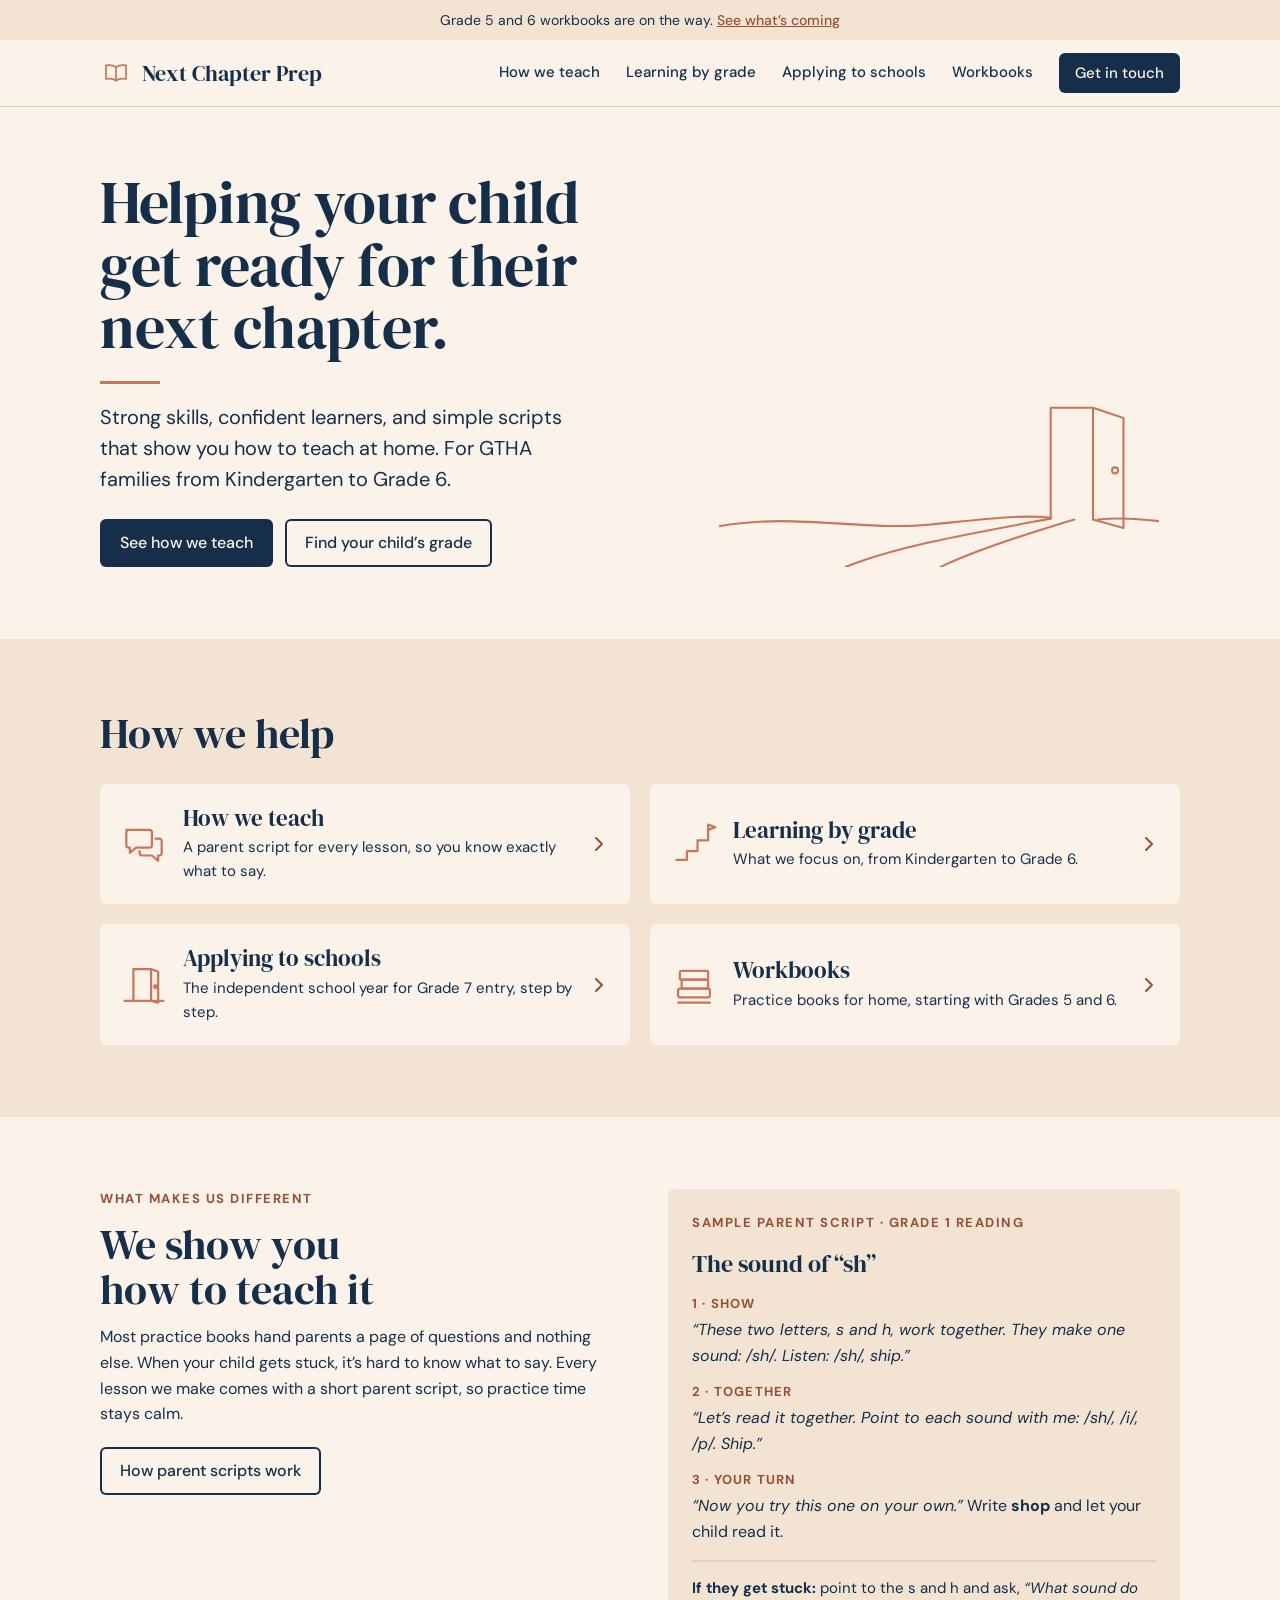
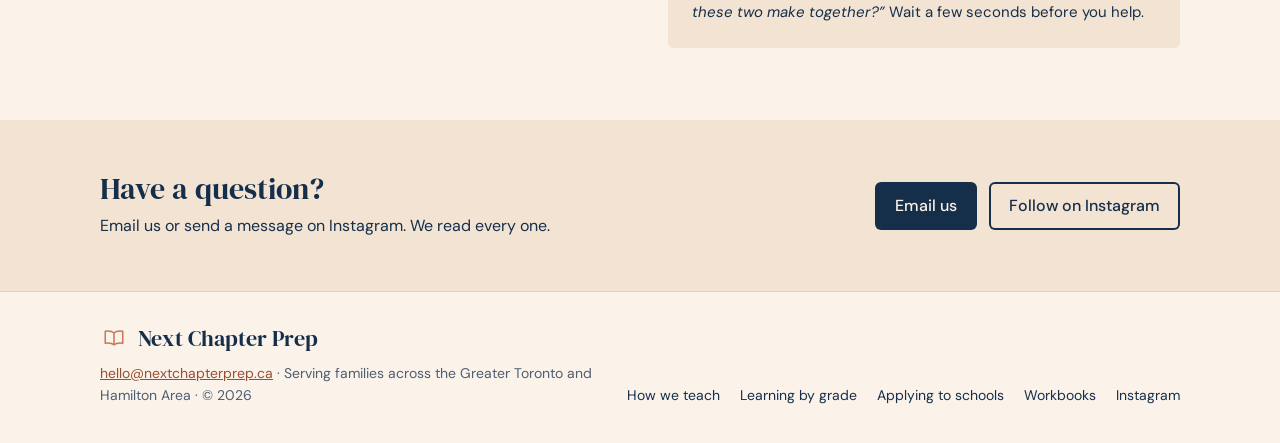
<file: index.html>
<!doctype html>
<html lang="en-CA">
<head>
<meta charset="utf-8">
<meta name="viewport" content="width=device-width, initial-scale=1, viewport-fit=cover">
<title>Next Chapter Prep · Learning support from Kindergarten to Grade 6</title>
<meta name="description" content="Reading, writing and math skills, confident learners, and simple scripts that show parents how to teach at home. For GTHA families from Kindergarten to Grade 6.">
<link rel="canonical" href="https://nextchapterprep.ca/">
<meta property="og:type" content="website">
<meta property="og:url" content="https://nextchapterprep.ca/">
<meta property="og:title" content="Next Chapter Prep">
<meta property="og:description" content="Reading, writing and math skills, confident learners, and simple scripts that show parents how to teach at home. For GTHA families from Kindergarten to Grade 6.">
<meta property="og:image" content="https://nextchapterprep.ca/og-image.png">
<meta name="twitter:card" content="summary_large_image">
<meta name="theme-color" content="#fbf2e9">
<link rel="icon" href="/favicon.svg" type="image/svg+xml">
<link rel="apple-touch-icon" href="/apple-touch-icon.png">
<link rel="preconnect" href="https://fonts.googleapis.com">
<link rel="preconnect" href="https://fonts.gstatic.com" crossorigin>
<link rel="stylesheet" href="https://fonts.googleapis.com/css2?family=DM+Sans:opsz,wght@9..40,400;9..40,500;9..40,700&amp;family=DM+Serif+Display&amp;display=swap">
<link rel="stylesheet" href="/assets/site.css">
</head>
<body>
<a class="skip" href="#main">Skip to content</a>
<div class="strip">Grade 5 and 6 workbooks are on the way. <a href="/workbooks/">See what’s coming</a></div>
<header class="hd">
  <div class="w">
    <a class="brand" href="/" aria-label="Next Chapter Prep home"><svg viewBox="0 0 48 48" aria-hidden="true"><g class="art" style="stroke-width:2.6"><path d="M24 15 C20 12 15 11.5 9 12.5 L9 33 C15 32 20 32.5 24 35.5 C28 32.5 33 32 39 33 L39 12.5 C33 11.5 28 12 24 15 Z"/><path d="M24 15 L24 35.5"/></g></svg><span>Next Chapter Prep</span></a>
    <nav class="nav" aria-label="Main">
        <a href="/how-we-teach/">How we teach</a>
        <a href="/learning-by-grade/">Learning by grade</a>
        <a href="/applying-to-schools/">Applying to schools</a>
        <a href="/workbooks/">Workbooks</a>
        <a class="btn small" href="mailto:hello@nextchapterprep.ca">Get in touch</a>
    </nav>
    <button class="menu-btn" id="menu-btn" aria-label="Open menu" aria-expanded="false" aria-controls="menu-panel">
      <svg class="i-open" viewBox="0 0 24 24" aria-hidden="true"><g fill="none" stroke="#152f4b" stroke-width="2" stroke-linecap="round"><path d="M4 7 H20"/><path d="M4 12 H20"/><path d="M4 17 H20"/></g></svg>
      <svg class="i-close" viewBox="0 0 24 24" aria-hidden="true" hidden><g fill="none" stroke="#152f4b" stroke-width="2" stroke-linecap="round"><path d="M6 6 L18 18"/><path d="M18 6 L6 18"/></g></svg>
    </button>
  </div>
  <nav class="menu-panel" id="menu-panel" aria-label="Menu" hidden>
      <a href="/" aria-current="page">Home</a>
      <a href="/how-we-teach/">How we teach</a>
      <a href="/learning-by-grade/">Learning by grade</a>
      <a href="/applying-to-schools/">Applying to schools</a>
      <a href="/workbooks/">Workbooks</a>
      <a class="btn" href="mailto:hello@nextchapterprep.ca">Get in touch</a>
  </nav>
</header>

<main id="main">
<section class="hero" aria-labelledby="hero-title">
  <div class="w">
    <div>
      <h1 id="hero-title">Helping your child get ready for their next chapter.</h1>
      <div class="rule"></div>
      <p class="lead">Strong skills, confident learners, and simple scripts that show you how to teach at home. For GTHA families from Kindergarten to Grade 6.</p>
      <div class="actions">
        <a class="btn" href="/how-we-teach/">See how we teach</a>
        <a class="btn quiet" href="/learning-by-grade/">Find your child’s grade</a>
      </div>
    </div>
    <svg class="hero-art draw" viewBox="0 0 520 300" aria-hidden="true"><g class="art"><path d="M0 252 C90 236 170 258 250 250 C320 243 360 238 392 242"/><path d="M448 244 C480 241 500 244 520 246"/><path d="M150 300 C210 276 290 262 392 243"/><path d="M262 300 C300 282 360 262 420 244"/><path d="M392 243 L392 112 L442 112 L442 244"/><path d="M442 112 L478 124 L478 254 L442 244"/><circle cx="468" cy="186" r="3.5"/></g></svg>
  </div>
</section>

<section class="sec sand" aria-labelledby="help-title">
  <div class="w">
    <div class="sec-head"><h2 id="help-title">How we help</h2></div>
    <div class="cards">
      <a class="card" href="/how-we-teach/"><svg class="ic" viewBox="0 0 52 52" aria-hidden="true"><g class="art"><path d="M6 10 L32 10 Q35 10 35 13 L35 27 Q35 30 32 30 L17 30 L10 36 L10 30 L9 30 Q6 30 6 27 L6 13 Q6 10 9 10 Z"/><path d="M39 20 L43 20 Q46 20 46 23 L46 36 Q46 39 43 39 L42 39 L42 45 L35 39 L24 39 Q21 39 21 36 L21 34"/></g></svg><span><h3>How we teach</h3><p>A parent script for every lesson, so you know exactly what to say.</p></span><svg class="chev" viewBox="0 0 20 20" aria-hidden="true"><path d="M7 4 L13 10 L7 16"/></svg></a>
      <a class="card" href="/learning-by-grade/"><svg class="ic" viewBox="0 0 52 52" aria-hidden="true"><g class="art"><path d="M6 44 L18 44 L18 34 L30 34 L30 22 L42 22 L42 10"/><path d="M42 10 L42 4 L50 7 L42 10"/></g></svg><span><h3>Learning by grade</h3><p>What we focus on, from Kindergarten to Grade 6.</p></span><svg class="chev" viewBox="0 0 20 20" aria-hidden="true"><path d="M7 4 L13 10 L7 16"/></svg></a>
      <a class="card" href="/applying-to-schools/"><svg class="ic" viewBox="0 0 52 52" aria-hidden="true"><g class="art"><path d="M14 44 L14 8 L34 8 L34 44"/><path d="M34 8 L42 11 L42 46 L34 44"/><circle cx="39" cy="28" r="1.5"/><path d="M4 44 L48 44"/></g></svg><span><h3>Applying to schools</h3><p>The independent school year for Grade 7 entry, step by step.</p></span><svg class="chev" viewBox="0 0 20 20" aria-hidden="true"><path d="M7 4 L13 10 L7 16"/></svg></a>
      <a class="card" href="/workbooks/"><svg class="ic" viewBox="0 0 52 52" aria-hidden="true"><g class="art"><rect x="8" y="30" width="36" height="10" rx="2"/><rect x="12" y="20" width="30" height="10" rx="2"/><rect x="10" y="10" width="32" height="10" rx="2"/><path d="M8 46 L44 46"/></g></svg><span><h3>Workbooks</h3><p>Practice books for home, starting with Grades 5 and 6.</p></span><svg class="chev" viewBox="0 0 20 20" aria-hidden="true"><path d="M7 4 L13 10 L7 16"/></svg></a>
    </div>
  </div>
</section>

<section class="sec" aria-labelledby="diff-title">
  <div class="w split">
    <div class="sec-head" style="margin-bottom:0">
      <span class="eyebrow">What makes us different</span>
      <h2 id="diff-title">We show you how to teach it</h2>
      <p>Most practice books hand parents a page of questions and nothing else. When your child gets stuck, it’s hard to know what to say. Every lesson we make comes with a short parent script, so practice time stays calm.</p>
      <div class="actions" style="margin-top:8px"><a class="btn quiet" href="/how-we-teach/">How parent scripts work</a></div>
    </div>
    <figure class="script" aria-labelledby="script-title">
  <span class="eyebrow">Sample parent script · Grade 1 reading</span>
  <figcaption id="script-title" class="script-title">The sound of “sh”</figcaption>
  <ol>
    <li><span class="step">1 · Show</span><span><q>These two letters, s and h, work together. They make one sound: /sh/. Listen: /sh/, ship.</q></span></li>
    <li><span class="step">2 · Together</span><span><q>Let’s read it together. Point to each sound with me: /sh/, /i/, /p/. Ship.</q></span></li>
    <li><span class="step">3 · Your turn</span><span><q>Now you try this one on your own.</q> Write <strong>shop</strong> and let your child read it.</span></li>
  </ol>
  <p class="stuck"><strong>If they get stuck:</strong> point to the s and h and ask, <q>What sound do these two make together?</q> Wait a few seconds before you help.</p>
</figure>
  </div>
</section>

<section class="next" aria-labelledby="next-title">
  <div class="w">
    <div><h2 id="next-title">Have a question?</h2><p>Email us or send a message on Instagram. We read every one.</p></div>
    <div class="actions" style="margin-top:0"><a class="btn" href="mailto:hello@nextchapterprep.ca">Email us</a><a class="btn quiet" href="https://www.instagram.com/nextchapterprep.ca/" rel="noopener">Follow on Instagram</a></div>
  </div>
</section>
</main>

<footer class="ft">
  <div class="w">
    <div style="display:grid;gap:10px">
      <span class="ft-name"><svg viewBox="0 0 48 48" aria-hidden="true"><g class="art" style="stroke-width:2.6"><path d="M24 15 C20 12 15 11.5 9 12.5 L9 33 C15 32 20 32.5 24 35.5 C28 32.5 33 32 39 33 L39 12.5 C33 11.5 28 12 24 15 Z"/><path d="M24 15 L24 35.5"/></g></svg>Next Chapter Prep</span>
      <span><a href="mailto:hello@nextchapterprep.ca">hello@nextchapterprep.ca</a> · Serving families across the Greater Toronto and Hamilton Area · © 2026</span>
    </div>
    <nav class="ft-links" aria-label="Footer">
        <a href="/how-we-teach/">How we teach</a>
        <a href="/learning-by-grade/">Learning by grade</a>
        <a href="/applying-to-schools/">Applying to schools</a>
        <a href="/workbooks/">Workbooks</a>
        <a href="https://www.instagram.com/nextchapterprep.ca/" rel="noopener">Instagram</a>
    </nav>
  </div>
</footer>
<div class="dock" aria-label="Contact">
  <a class="btn" href="mailto:hello@nextchapterprep.ca">Email us</a>
  <a class="btn quiet" href="https://www.instagram.com/nextchapterprep.ca/" rel="noopener">Instagram</a>
</div>
<script src="/assets/site.js" defer></script>
</body>
</html>
</file>
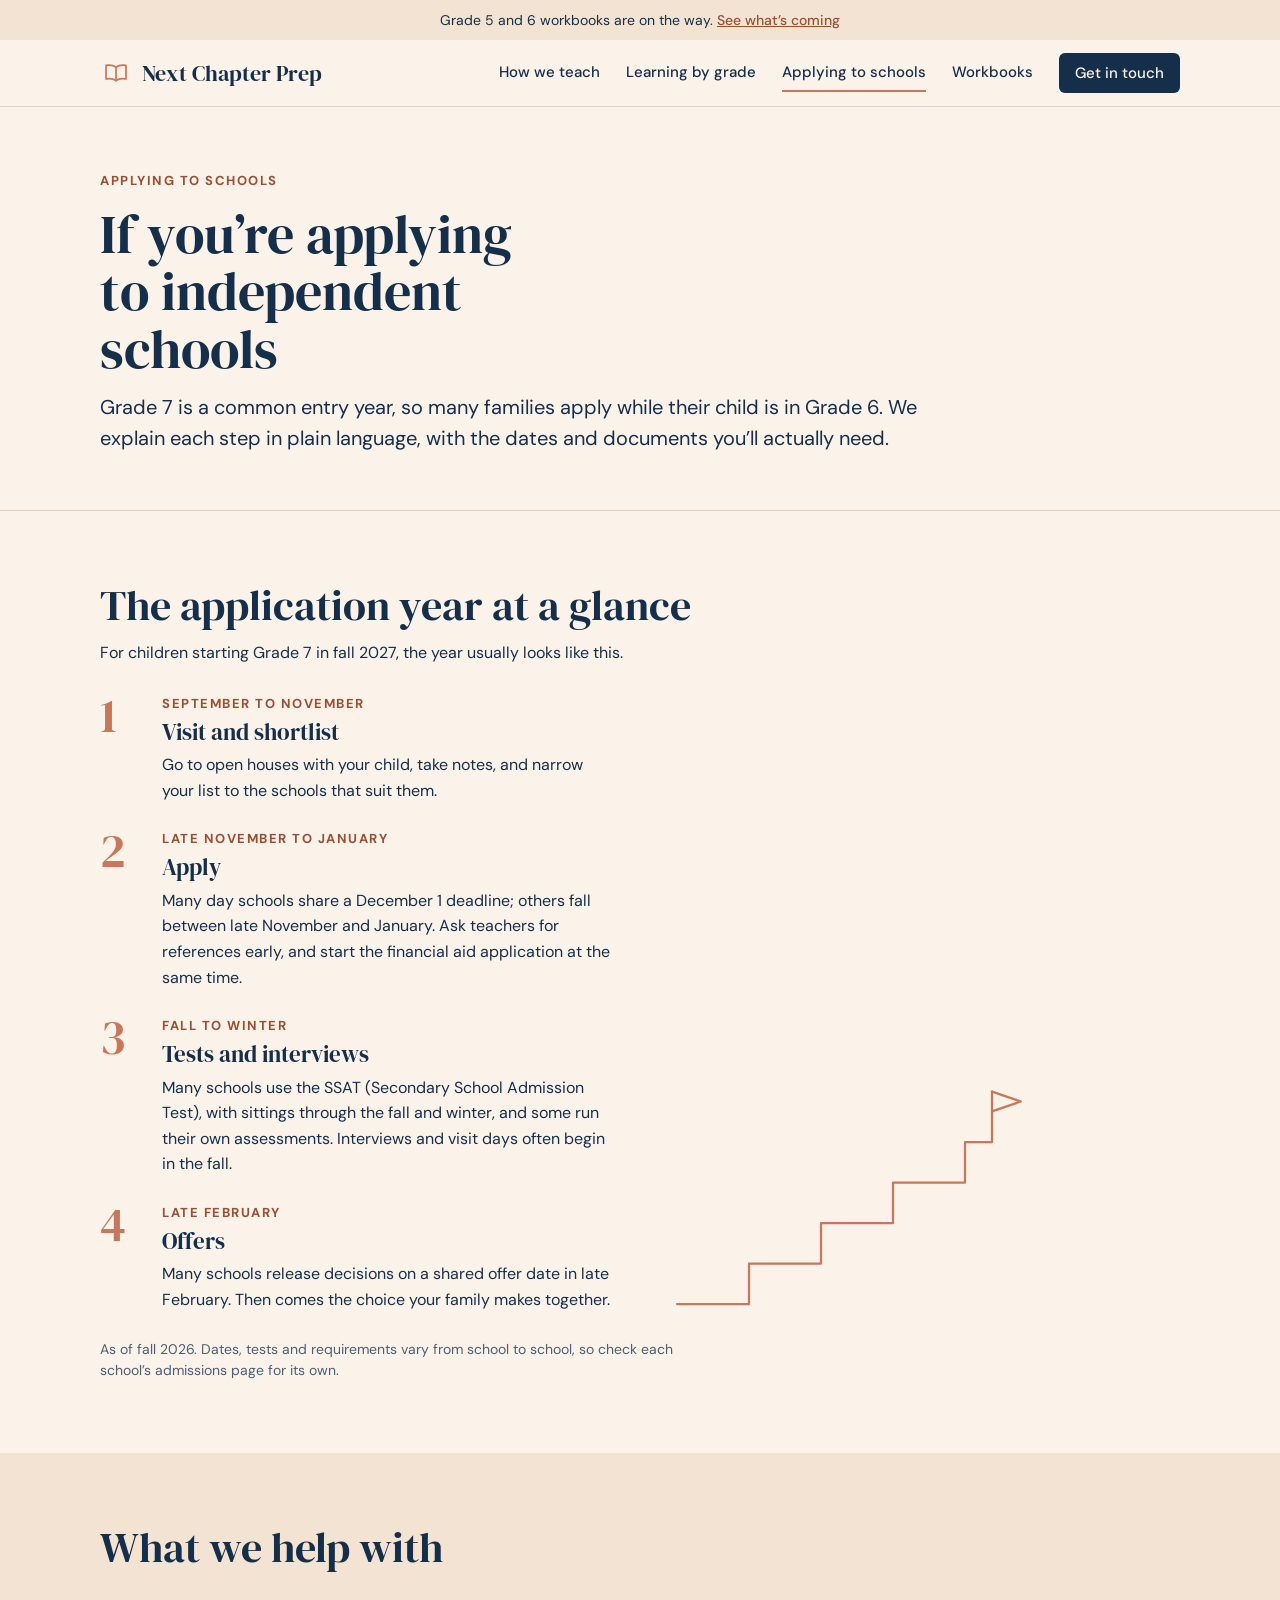
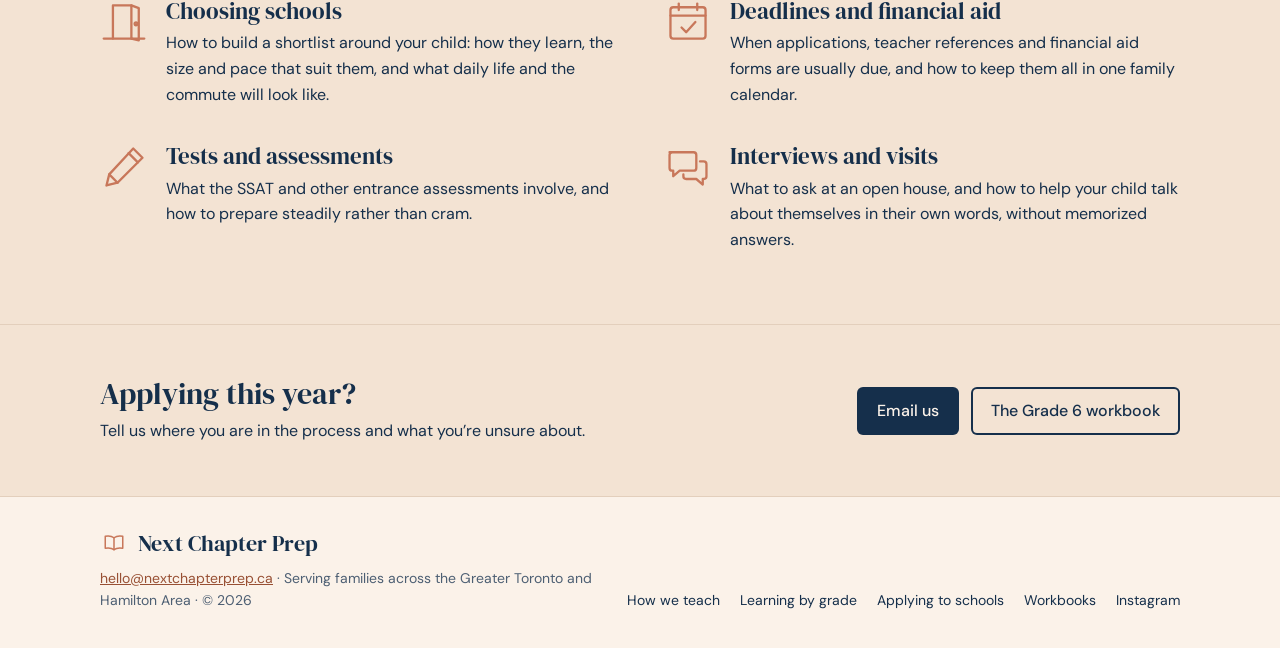
<file: applying-to-schools/index.html>
<!doctype html>
<html lang="en-CA">
<head>
<meta charset="utf-8">
<meta name="viewport" content="width=device-width, initial-scale=1, viewport-fit=cover">
<title>Applying to schools · Next Chapter Prep</title>
<meta name="description" content="The independent school application year for Grade 7 entry, step by step, for GTHA families.">
<link rel="canonical" href="https://nextchapterprep.ca/applying-to-schools/">
<meta property="og:type" content="website">
<meta property="og:url" content="https://nextchapterprep.ca/applying-to-schools/">
<meta property="og:title" content="Applying to schools · Next Chapter Prep">
<meta property="og:description" content="The independent school application year for Grade 7 entry, step by step, for GTHA families.">
<meta property="og:image" content="https://nextchapterprep.ca/og-image.png">
<meta name="twitter:card" content="summary_large_image">
<meta name="theme-color" content="#fbf2e9">
<link rel="icon" href="/favicon.svg" type="image/svg+xml">
<link rel="apple-touch-icon" href="/apple-touch-icon.png">
<link rel="preconnect" href="https://fonts.googleapis.com">
<link rel="preconnect" href="https://fonts.gstatic.com" crossorigin>
<link rel="stylesheet" href="https://fonts.googleapis.com/css2?family=DM+Sans:opsz,wght@9..40,400;9..40,500;9..40,700&amp;family=DM+Serif+Display&amp;display=swap">
<link rel="stylesheet" href="/assets/site.css">
</head>
<body>
<a class="skip" href="#main">Skip to content</a>
<div class="strip">Grade 5 and 6 workbooks are on the way. <a href="/workbooks/">See what’s coming</a></div>
<header class="hd">
  <div class="w">
    <a class="brand" href="/" aria-label="Next Chapter Prep home"><svg viewBox="0 0 48 48" aria-hidden="true"><g class="art" style="stroke-width:2.6"><path d="M24 15 C20 12 15 11.5 9 12.5 L9 33 C15 32 20 32.5 24 35.5 C28 32.5 33 32 39 33 L39 12.5 C33 11.5 28 12 24 15 Z"/><path d="M24 15 L24 35.5"/></g></svg><span>Next Chapter Prep</span></a>
    <nav class="nav" aria-label="Main">
        <a href="/how-we-teach/">How we teach</a>
        <a href="/learning-by-grade/">Learning by grade</a>
        <a href="/applying-to-schools/" aria-current="page">Applying to schools</a>
        <a href="/workbooks/">Workbooks</a>
        <a class="btn small" href="mailto:hello@nextchapterprep.ca">Get in touch</a>
    </nav>
    <button class="menu-btn" id="menu-btn" aria-label="Open menu" aria-expanded="false" aria-controls="menu-panel">
      <svg class="i-open" viewBox="0 0 24 24" aria-hidden="true"><g fill="none" stroke="#152f4b" stroke-width="2" stroke-linecap="round"><path d="M4 7 H20"/><path d="M4 12 H20"/><path d="M4 17 H20"/></g></svg>
      <svg class="i-close" viewBox="0 0 24 24" aria-hidden="true" hidden><g fill="none" stroke="#152f4b" stroke-width="2" stroke-linecap="round"><path d="M6 6 L18 18"/><path d="M18 6 L6 18"/></g></svg>
    </button>
  </div>
  <nav class="menu-panel" id="menu-panel" aria-label="Menu" hidden>
      <a href="/">Home</a>
      <a href="/how-we-teach/">How we teach</a>
      <a href="/learning-by-grade/">Learning by grade</a>
      <a href="/applying-to-schools/" aria-current="page">Applying to schools</a>
      <a href="/workbooks/">Workbooks</a>
      <a class="btn" href="mailto:hello@nextchapterprep.ca">Get in touch</a>
  </nav>
</header>

<main id="main">
<section class="intro" aria-labelledby="page-title">
  <div class="w">
    <span class="eyebrow">Applying to schools</span>
    <h1 id="page-title">If you’re applying to independent schools</h1>
    <p class="lead">Grade 7 is a common entry year, so many families apply while their child is in Grade 6. We explain each step in plain language, with the dates and documents you’ll actually need.</p>
  </div>
</section>

<section class="sec" aria-labelledby="year-title">
  <div class="w">
    <div class="sec-head"><h2 id="year-title">The application year at a glance</h2><p>For children starting Grade 7 in fall 2027, the year usually looks like this.</p></div>
    <div class="split" style="align-items:end">
      <ol class="tl">
          <li><div><span class="eyebrow">September to November</span><h3>Visit and shortlist</h3><p>Go to open houses with your child, take notes, and narrow your list to the schools that suit them.</p></div></li>
          <li><div><span class="eyebrow">Late November to January</span><h3>Apply</h3><p>Many day schools share a December 1 deadline; others fall between late November and January. Ask teachers for references early, and start the financial aid application at the same time.</p></div></li>
          <li><div><span class="eyebrow">Fall to winter</span><h3>Tests and interviews</h3><p>Many schools use the SSAT (Secondary School Admission Test), with sittings through the fall and winter, and some run their own assessments. Interviews and visit days often begin in the fall.</p></div></li>
          <li><div><span class="eyebrow">Late February</span><h3>Offers</h3><p>Many schools release decisions on a shared offer date in late February. Then comes the choice your family makes together.</p></div></li>
      </ol>
      <svg class="hero-art" viewBox="0 0 400 260" aria-hidden="true" style="max-width:360px"><g class="art"><path d="M10 250 L90 250 L90 205 L170 205 L170 160 L250 160 L250 115 L330 115 L330 70 L360 70"/><path d="M360 70 L360 14"/><path d="M360 14 L392 25 L360 36"/></g></svg>
    </div>
    <p class="note">As of fall 2026. Dates, tests and requirements vary from school to school, so check each school’s admissions page for its own.</p>
  </div>
</section>

<section class="sec sand" aria-labelledby="with-title">
  <div class="w">
    <div class="sec-head"><h2 id="with-title">What we help with</h2></div>
    <div class="topics">
      <div class="topic"><svg viewBox="0 0 52 52" aria-hidden="true"><g class="art"><path d="M14 44 L14 8 L34 8 L34 44"/><path d="M34 8 L42 11 L42 46 L34 44"/><circle cx="39" cy="28" r="1.5"/><path d="M4 44 L48 44"/></g></svg><div><h3>Choosing schools</h3><p>How to build a shortlist around your child: how they learn, the size and pace that suit them, and what daily life and the commute will look like.</p></div></div>
      <div class="topic"><svg viewBox="0 0 52 52" aria-hidden="true"><g class="art"><rect x="7" y="10" width="38" height="34" rx="3"/><path d="M7 19 L45 19"/><path d="M16 6 L16 13"/><path d="M36 6 L36 13"/><path d="M19 32 L24 37 L34 26"/></g></svg><div><h3>Deadlines and financial aid</h3><p>When applications, teacher references and financial aid forms are usually due, and how to keep them all in one family calendar.</p></div></div>
      <div class="topic"><svg viewBox="0 0 52 52" aria-hidden="true"><g class="art"><path d="M36 6 L46 16 L19 43 L7 46 L10 34 Z"/><path d="M31 11 L41 21"/><path d="M10 34 L19 43"/></g></svg><div><h3>Tests and assessments</h3><p>What the SSAT and other entrance assessments involve, and how to prepare steadily rather than cram.</p></div></div>
      <div class="topic"><svg viewBox="0 0 52 52" aria-hidden="true"><g class="art"><path d="M6 10 L32 10 Q35 10 35 13 L35 27 Q35 30 32 30 L17 30 L10 36 L10 30 L9 30 Q6 30 6 27 L6 13 Q6 10 9 10 Z"/><path d="M39 20 L43 20 Q46 20 46 23 L46 36 Q46 39 43 39 L42 39 L42 45 L35 39 L24 39 Q21 39 21 36 L21 34"/></g></svg><div><h3>Interviews and visits</h3><p>What to ask at an open house, and how to help your child talk about themselves in their own words, without memorized answers.</p></div></div>
    </div>
  </div>
</section>

<section class="next" aria-labelledby="next-title">
  <div class="w">
    <div><h2 id="next-title">Applying this year?</h2><p>Tell us where you are in the process and what you’re unsure about.</p></div>
    <div class="actions" style="margin-top:0"><a class="btn" href="mailto:hello@nextchapterprep.ca">Email us</a><a class="btn quiet" href="/workbooks/">The Grade 6 workbook</a></div>
  </div>
</section>
</main>

<footer class="ft">
  <div class="w">
    <div style="display:grid;gap:10px">
      <span class="ft-name"><svg viewBox="0 0 48 48" aria-hidden="true"><g class="art" style="stroke-width:2.6"><path d="M24 15 C20 12 15 11.5 9 12.5 L9 33 C15 32 20 32.5 24 35.5 C28 32.5 33 32 39 33 L39 12.5 C33 11.5 28 12 24 15 Z"/><path d="M24 15 L24 35.5"/></g></svg>Next Chapter Prep</span>
      <span><a href="mailto:hello@nextchapterprep.ca">hello@nextchapterprep.ca</a> · Serving families across the Greater Toronto and Hamilton Area · © 2026</span>
    </div>
    <nav class="ft-links" aria-label="Footer">
        <a href="/how-we-teach/">How we teach</a>
        <a href="/learning-by-grade/">Learning by grade</a>
        <a href="/applying-to-schools/">Applying to schools</a>
        <a href="/workbooks/">Workbooks</a>
        <a href="https://www.instagram.com/nextchapterprep.ca/" rel="noopener">Instagram</a>
    </nav>
  </div>
</footer>
<div class="dock" aria-label="Contact">
  <a class="btn" href="mailto:hello@nextchapterprep.ca">Email us</a>
  <a class="btn quiet" href="https://www.instagram.com/nextchapterprep.ca/" rel="noopener">Instagram</a>
</div>
<script src="/assets/site.js" defer></script>
</body>
</html>
</file>
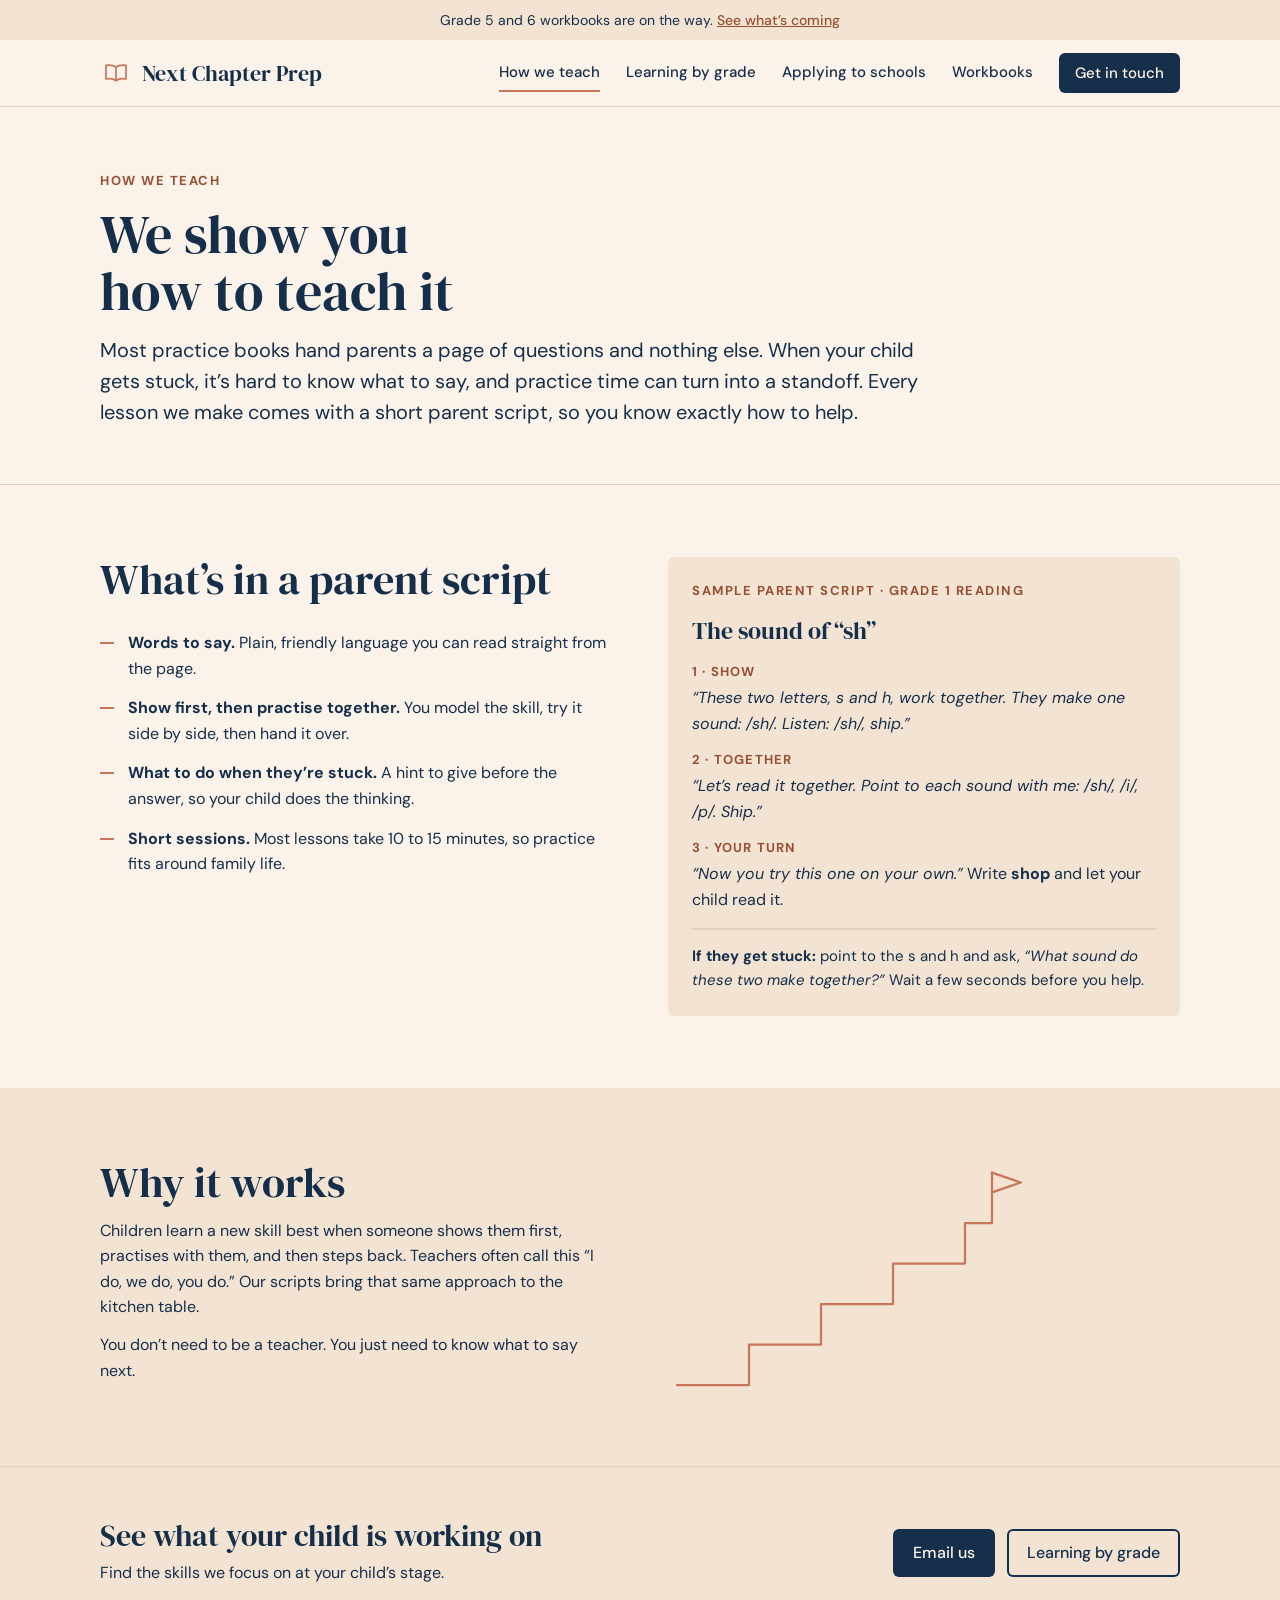
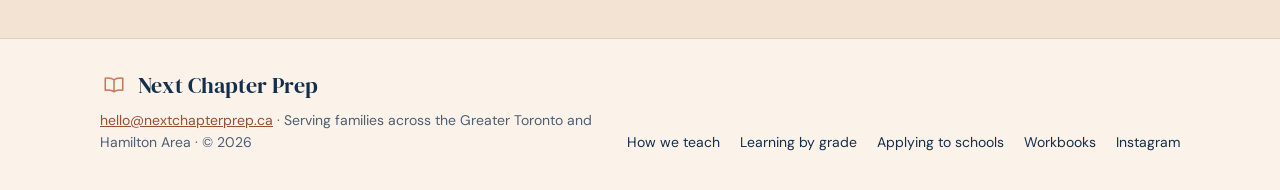
<file: how-we-teach/index.html>
<!doctype html>
<html lang="en-CA">
<head>
<meta charset="utf-8">
<meta name="viewport" content="width=device-width, initial-scale=1, viewport-fit=cover">
<title>How we teach · Next Chapter Prep</title>
<meta name="description" content="Every lesson comes with a short parent script: words to say, show first, practise together, and what to do when your child is stuck.">
<link rel="canonical" href="https://nextchapterprep.ca/how-we-teach/">
<meta property="og:type" content="website">
<meta property="og:url" content="https://nextchapterprep.ca/how-we-teach/">
<meta property="og:title" content="How we teach · Next Chapter Prep">
<meta property="og:description" content="Every lesson comes with a short parent script: words to say, show first, practise together, and what to do when your child is stuck.">
<meta property="og:image" content="https://nextchapterprep.ca/og-image.png">
<meta name="twitter:card" content="summary_large_image">
<meta name="theme-color" content="#fbf2e9">
<link rel="icon" href="/favicon.svg" type="image/svg+xml">
<link rel="apple-touch-icon" href="/apple-touch-icon.png">
<link rel="preconnect" href="https://fonts.googleapis.com">
<link rel="preconnect" href="https://fonts.gstatic.com" crossorigin>
<link rel="stylesheet" href="https://fonts.googleapis.com/css2?family=DM+Sans:opsz,wght@9..40,400;9..40,500;9..40,700&amp;family=DM+Serif+Display&amp;display=swap">
<link rel="stylesheet" href="/assets/site.css">
</head>
<body>
<a class="skip" href="#main">Skip to content</a>
<div class="strip">Grade 5 and 6 workbooks are on the way. <a href="/workbooks/">See what’s coming</a></div>
<header class="hd">
  <div class="w">
    <a class="brand" href="/" aria-label="Next Chapter Prep home"><svg viewBox="0 0 48 48" aria-hidden="true"><g class="art" style="stroke-width:2.6"><path d="M24 15 C20 12 15 11.5 9 12.5 L9 33 C15 32 20 32.5 24 35.5 C28 32.5 33 32 39 33 L39 12.5 C33 11.5 28 12 24 15 Z"/><path d="M24 15 L24 35.5"/></g></svg><span>Next Chapter Prep</span></a>
    <nav class="nav" aria-label="Main">
        <a href="/how-we-teach/" aria-current="page">How we teach</a>
        <a href="/learning-by-grade/">Learning by grade</a>
        <a href="/applying-to-schools/">Applying to schools</a>
        <a href="/workbooks/">Workbooks</a>
        <a class="btn small" href="mailto:hello@nextchapterprep.ca">Get in touch</a>
    </nav>
    <button class="menu-btn" id="menu-btn" aria-label="Open menu" aria-expanded="false" aria-controls="menu-panel">
      <svg class="i-open" viewBox="0 0 24 24" aria-hidden="true"><g fill="none" stroke="#152f4b" stroke-width="2" stroke-linecap="round"><path d="M4 7 H20"/><path d="M4 12 H20"/><path d="M4 17 H20"/></g></svg>
      <svg class="i-close" viewBox="0 0 24 24" aria-hidden="true" hidden><g fill="none" stroke="#152f4b" stroke-width="2" stroke-linecap="round"><path d="M6 6 L18 18"/><path d="M18 6 L6 18"/></g></svg>
    </button>
  </div>
  <nav class="menu-panel" id="menu-panel" aria-label="Menu" hidden>
      <a href="/">Home</a>
      <a href="/how-we-teach/" aria-current="page">How we teach</a>
      <a href="/learning-by-grade/">Learning by grade</a>
      <a href="/applying-to-schools/">Applying to schools</a>
      <a href="/workbooks/">Workbooks</a>
      <a class="btn" href="mailto:hello@nextchapterprep.ca">Get in touch</a>
  </nav>
</header>

<main id="main">
<section class="intro" aria-labelledby="page-title">
  <div class="w">
    <span class="eyebrow">How we teach</span>
    <h1 id="page-title">We show you how to teach it</h1>
    <p class="lead">Most practice books hand parents a page of questions and nothing else. When your child gets stuck, it’s hard to know what to say, and practice time can turn into a standoff. Every lesson we make comes with a short parent script, so you know exactly how to help.</p>
  </div>
</section>

<section class="sec" aria-labelledby="script-head">
  <div class="w split">
    <div>
      <div class="sec-head"><h2 id="script-head">What’s in a parent script</h2></div>
      <ul class="points">
        <li><strong>Words to say.</strong> Plain, friendly language you can read straight from the page.</li>
        <li><strong>Show first, then practise together.</strong> You model the skill, try it side by side, then hand it over.</li>
        <li><strong>What to do when they’re stuck.</strong> A hint to give before the answer, so your child does the thinking.</li>
        <li><strong>Short sessions.</strong> Most lessons take 10 to 15 minutes, so practice fits around family life.</li>
      </ul>
    </div>
    <figure class="script" aria-labelledby="script-title">
  <span class="eyebrow">Sample parent script · Grade 1 reading</span>
  <figcaption id="script-title" class="script-title">The sound of “sh”</figcaption>
  <ol>
    <li><span class="step">1 · Show</span><span><q>These two letters, s and h, work together. They make one sound: /sh/. Listen: /sh/, ship.</q></span></li>
    <li><span class="step">2 · Together</span><span><q>Let’s read it together. Point to each sound with me: /sh/, /i/, /p/. Ship.</q></span></li>
    <li><span class="step">3 · Your turn</span><span><q>Now you try this one on your own.</q> Write <strong>shop</strong> and let your child read it.</span></li>
  </ol>
  <p class="stuck"><strong>If they get stuck:</strong> point to the s and h and ask, <q>What sound do these two make together?</q> Wait a few seconds before you help.</p>
</figure>
  </div>
</section>

<section class="sec sand" aria-labelledby="why-title">
  <div class="w split">
    <div class="sec-head" style="margin-bottom:0">
      <h2 id="why-title">Why it works</h2>
      <p>Children learn a new skill best when someone shows them first, practises with them, and then steps back. Teachers often call this “I do, we do, you do.” Our scripts bring that same approach to the kitchen table.</p>
      <p>You don’t need to be a teacher. You just need to know what to say next.</p>
    </div>
    <svg class="hero-art" viewBox="0 0 400 260" aria-hidden="true" style="max-width:360px"><g class="art"><path d="M10 250 L90 250 L90 205 L170 205 L170 160 L250 160 L250 115 L330 115 L330 70 L360 70"/><path d="M360 70 L360 14"/><path d="M360 14 L392 25 L360 36"/></g></svg>
  </div>
</section>

<section class="next" aria-labelledby="next-title">
  <div class="w">
    <div><h2 id="next-title">See what your child is working on</h2><p>Find the skills we focus on at your child’s stage.</p></div>
    <div class="actions" style="margin-top:0"><a class="btn" href="mailto:hello@nextchapterprep.ca">Email us</a><a class="btn quiet" href="/learning-by-grade/">Learning by grade</a></div>
  </div>
</section>
</main>

<footer class="ft">
  <div class="w">
    <div style="display:grid;gap:10px">
      <span class="ft-name"><svg viewBox="0 0 48 48" aria-hidden="true"><g class="art" style="stroke-width:2.6"><path d="M24 15 C20 12 15 11.5 9 12.5 L9 33 C15 32 20 32.5 24 35.5 C28 32.5 33 32 39 33 L39 12.5 C33 11.5 28 12 24 15 Z"/><path d="M24 15 L24 35.5"/></g></svg>Next Chapter Prep</span>
      <span><a href="mailto:hello@nextchapterprep.ca">hello@nextchapterprep.ca</a> · Serving families across the Greater Toronto and Hamilton Area · © 2026</span>
    </div>
    <nav class="ft-links" aria-label="Footer">
        <a href="/how-we-teach/">How we teach</a>
        <a href="/learning-by-grade/">Learning by grade</a>
        <a href="/applying-to-schools/">Applying to schools</a>
        <a href="/workbooks/">Workbooks</a>
        <a href="https://www.instagram.com/nextchapterprep.ca/" rel="noopener">Instagram</a>
    </nav>
  </div>
</footer>
<div class="dock" aria-label="Contact">
  <a class="btn" href="mailto:hello@nextchapterprep.ca">Email us</a>
  <a class="btn quiet" href="https://www.instagram.com/nextchapterprep.ca/" rel="noopener">Instagram</a>
</div>
<script src="/assets/site.js" defer></script>
</body>
</html>
</file>
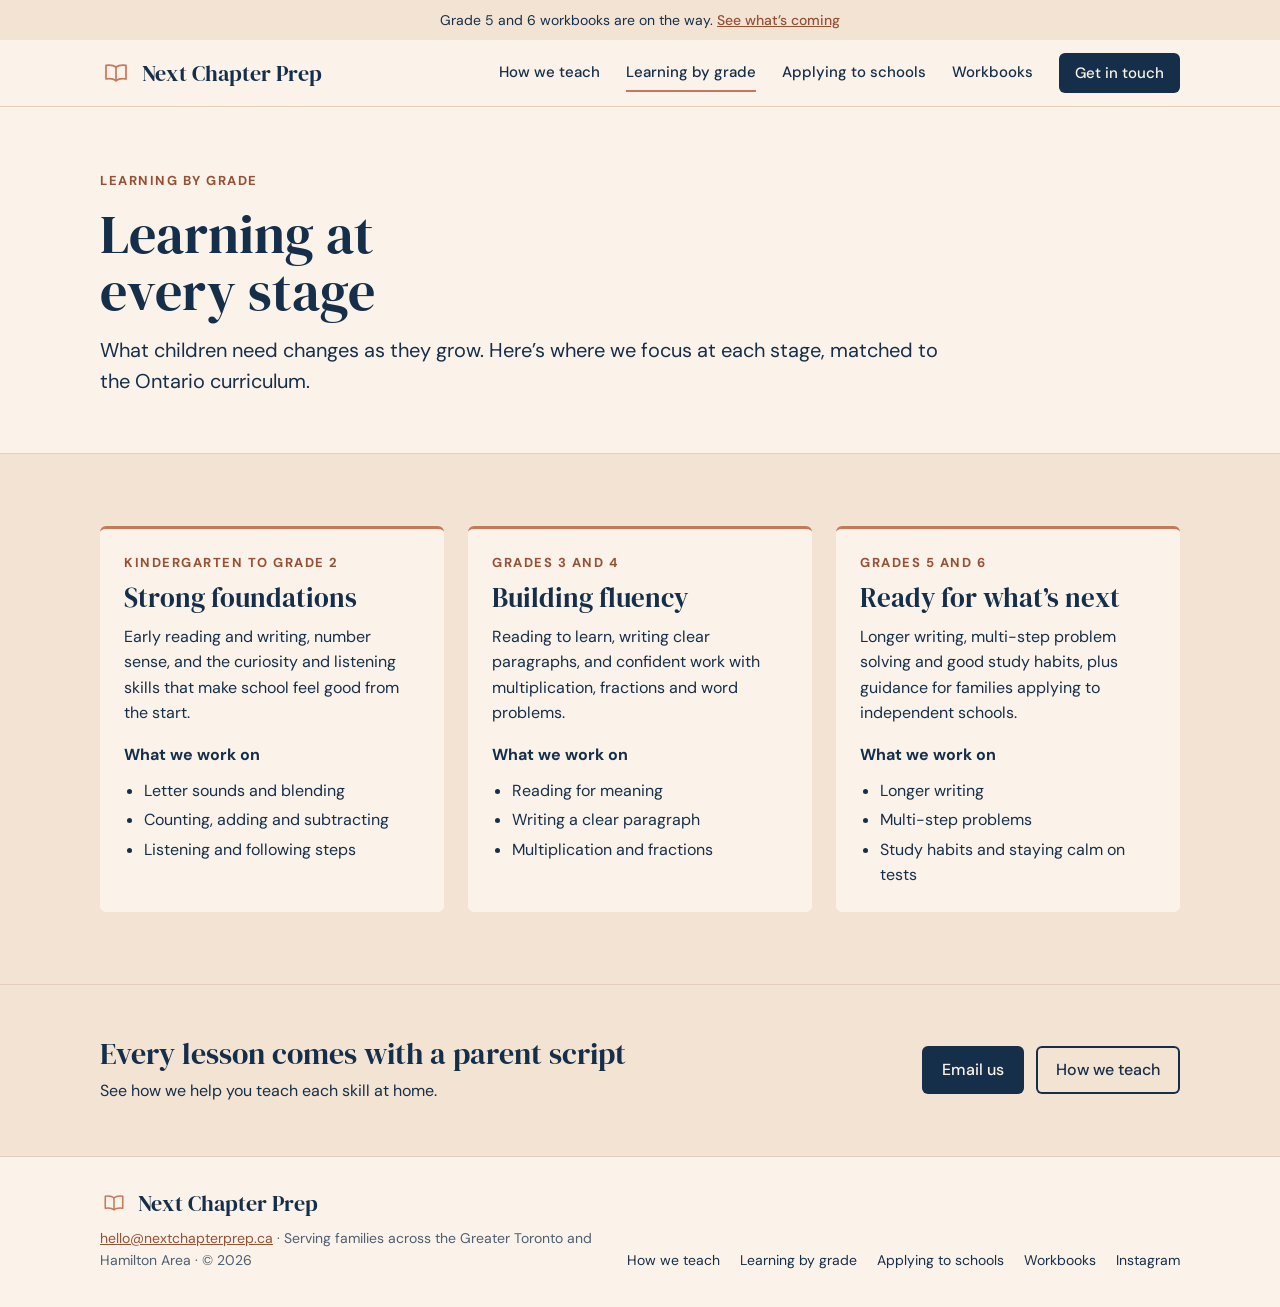
<file: learning-by-grade/index.html>
<!doctype html>
<html lang="en-CA">
<head>
<meta charset="utf-8">
<meta name="viewport" content="width=device-width, initial-scale=1, viewport-fit=cover">
<title>Learning by grade · Next Chapter Prep</title>
<meta name="description" content="What we focus on from Kindergarten to Grade 6, matched to the Ontario curriculum.">
<link rel="canonical" href="https://nextchapterprep.ca/learning-by-grade/">
<meta property="og:type" content="website">
<meta property="og:url" content="https://nextchapterprep.ca/learning-by-grade/">
<meta property="og:title" content="Learning by grade · Next Chapter Prep">
<meta property="og:description" content="What we focus on from Kindergarten to Grade 6, matched to the Ontario curriculum.">
<meta property="og:image" content="https://nextchapterprep.ca/og-image.png">
<meta name="twitter:card" content="summary_large_image">
<meta name="theme-color" content="#fbf2e9">
<link rel="icon" href="/favicon.svg" type="image/svg+xml">
<link rel="apple-touch-icon" href="/apple-touch-icon.png">
<link rel="preconnect" href="https://fonts.googleapis.com">
<link rel="preconnect" href="https://fonts.gstatic.com" crossorigin>
<link rel="stylesheet" href="https://fonts.googleapis.com/css2?family=DM+Sans:opsz,wght@9..40,400;9..40,500;9..40,700&amp;family=DM+Serif+Display&amp;display=swap">
<link rel="stylesheet" href="/assets/site.css">
</head>
<body>
<a class="skip" href="#main">Skip to content</a>
<div class="strip">Grade 5 and 6 workbooks are on the way. <a href="/workbooks/">See what’s coming</a></div>
<header class="hd">
  <div class="w">
    <a class="brand" href="/" aria-label="Next Chapter Prep home"><svg viewBox="0 0 48 48" aria-hidden="true"><g class="art" style="stroke-width:2.6"><path d="M24 15 C20 12 15 11.5 9 12.5 L9 33 C15 32 20 32.5 24 35.5 C28 32.5 33 32 39 33 L39 12.5 C33 11.5 28 12 24 15 Z"/><path d="M24 15 L24 35.5"/></g></svg><span>Next Chapter Prep</span></a>
    <nav class="nav" aria-label="Main">
        <a href="/how-we-teach/">How we teach</a>
        <a href="/learning-by-grade/" aria-current="page">Learning by grade</a>
        <a href="/applying-to-schools/">Applying to schools</a>
        <a href="/workbooks/">Workbooks</a>
        <a class="btn small" href="mailto:hello@nextchapterprep.ca">Get in touch</a>
    </nav>
    <button class="menu-btn" id="menu-btn" aria-label="Open menu" aria-expanded="false" aria-controls="menu-panel">
      <svg class="i-open" viewBox="0 0 24 24" aria-hidden="true"><g fill="none" stroke="#152f4b" stroke-width="2" stroke-linecap="round"><path d="M4 7 H20"/><path d="M4 12 H20"/><path d="M4 17 H20"/></g></svg>
      <svg class="i-close" viewBox="0 0 24 24" aria-hidden="true" hidden><g fill="none" stroke="#152f4b" stroke-width="2" stroke-linecap="round"><path d="M6 6 L18 18"/><path d="M18 6 L6 18"/></g></svg>
    </button>
  </div>
  <nav class="menu-panel" id="menu-panel" aria-label="Menu" hidden>
      <a href="/">Home</a>
      <a href="/how-we-teach/">How we teach</a>
      <a href="/learning-by-grade/" aria-current="page">Learning by grade</a>
      <a href="/applying-to-schools/">Applying to schools</a>
      <a href="/workbooks/">Workbooks</a>
      <a class="btn" href="mailto:hello@nextchapterprep.ca">Get in touch</a>
  </nav>
</header>

<main id="main">
<section class="intro" aria-labelledby="page-title">
  <div class="w">
    <span class="eyebrow">Learning by grade</span>
    <h1 id="page-title">Learning at every stage</h1>
    <p class="lead">What children need changes as they grow. Here’s where we focus at each stage, matched to the Ontario curriculum.</p>
  </div>
</section>

<section class="sec sand" aria-label="Stages">
  <div class="w">
    <div class="stages">
      <div class="stage"><span class="eyebrow">Kindergarten to Grade 2</span><h2>Strong foundations</h2><p>Early reading and writing, number sense, and the curiosity and listening skills that make school feel good from the start.</p><strong style="margin-top:6px">What we work on</strong><ul><li>Letter sounds and blending</li><li>Counting, adding and subtracting</li><li>Listening and following steps</li></ul></div>
      <div class="stage"><span class="eyebrow">Grades 3 and 4</span><h2>Building fluency</h2><p>Reading to learn, writing clear paragraphs, and confident work with multiplication, fractions and word problems.</p><strong style="margin-top:6px">What we work on</strong><ul><li>Reading for meaning</li><li>Writing a clear paragraph</li><li>Multiplication and fractions</li></ul></div>
      <div class="stage"><span class="eyebrow">Grades 5 and 6</span><h2>Ready for what’s next</h2><p>Longer writing, multi-step problem solving and good study habits, plus guidance for families applying to independent schools.</p><strong style="margin-top:6px">What we work on</strong><ul><li>Longer writing</li><li>Multi-step problems</li><li>Study habits and staying calm on tests</li></ul></div>
    </div>
  </div>
</section>

<section class="next" aria-labelledby="next-title">
  <div class="w">
    <div><h2 id="next-title">Every lesson comes with a parent script</h2><p>See how we help you teach each skill at home.</p></div>
    <div class="actions" style="margin-top:0"><a class="btn" href="mailto:hello@nextchapterprep.ca">Email us</a><a class="btn quiet" href="/how-we-teach/">How we teach</a></div>
  </div>
</section>
</main>

<footer class="ft">
  <div class="w">
    <div style="display:grid;gap:10px">
      <span class="ft-name"><svg viewBox="0 0 48 48" aria-hidden="true"><g class="art" style="stroke-width:2.6"><path d="M24 15 C20 12 15 11.5 9 12.5 L9 33 C15 32 20 32.5 24 35.5 C28 32.5 33 32 39 33 L39 12.5 C33 11.5 28 12 24 15 Z"/><path d="M24 15 L24 35.5"/></g></svg>Next Chapter Prep</span>
      <span><a href="mailto:hello@nextchapterprep.ca">hello@nextchapterprep.ca</a> · Serving families across the Greater Toronto and Hamilton Area · © 2026</span>
    </div>
    <nav class="ft-links" aria-label="Footer">
        <a href="/how-we-teach/">How we teach</a>
        <a href="/learning-by-grade/">Learning by grade</a>
        <a href="/applying-to-schools/">Applying to schools</a>
        <a href="/workbooks/">Workbooks</a>
        <a href="https://www.instagram.com/nextchapterprep.ca/" rel="noopener">Instagram</a>
    </nav>
  </div>
</footer>
<div class="dock" aria-label="Contact">
  <a class="btn" href="mailto:hello@nextchapterprep.ca">Email us</a>
  <a class="btn quiet" href="https://www.instagram.com/nextchapterprep.ca/" rel="noopener">Instagram</a>
</div>
<script src="/assets/site.js" defer></script>
</body>
</html>
</file>
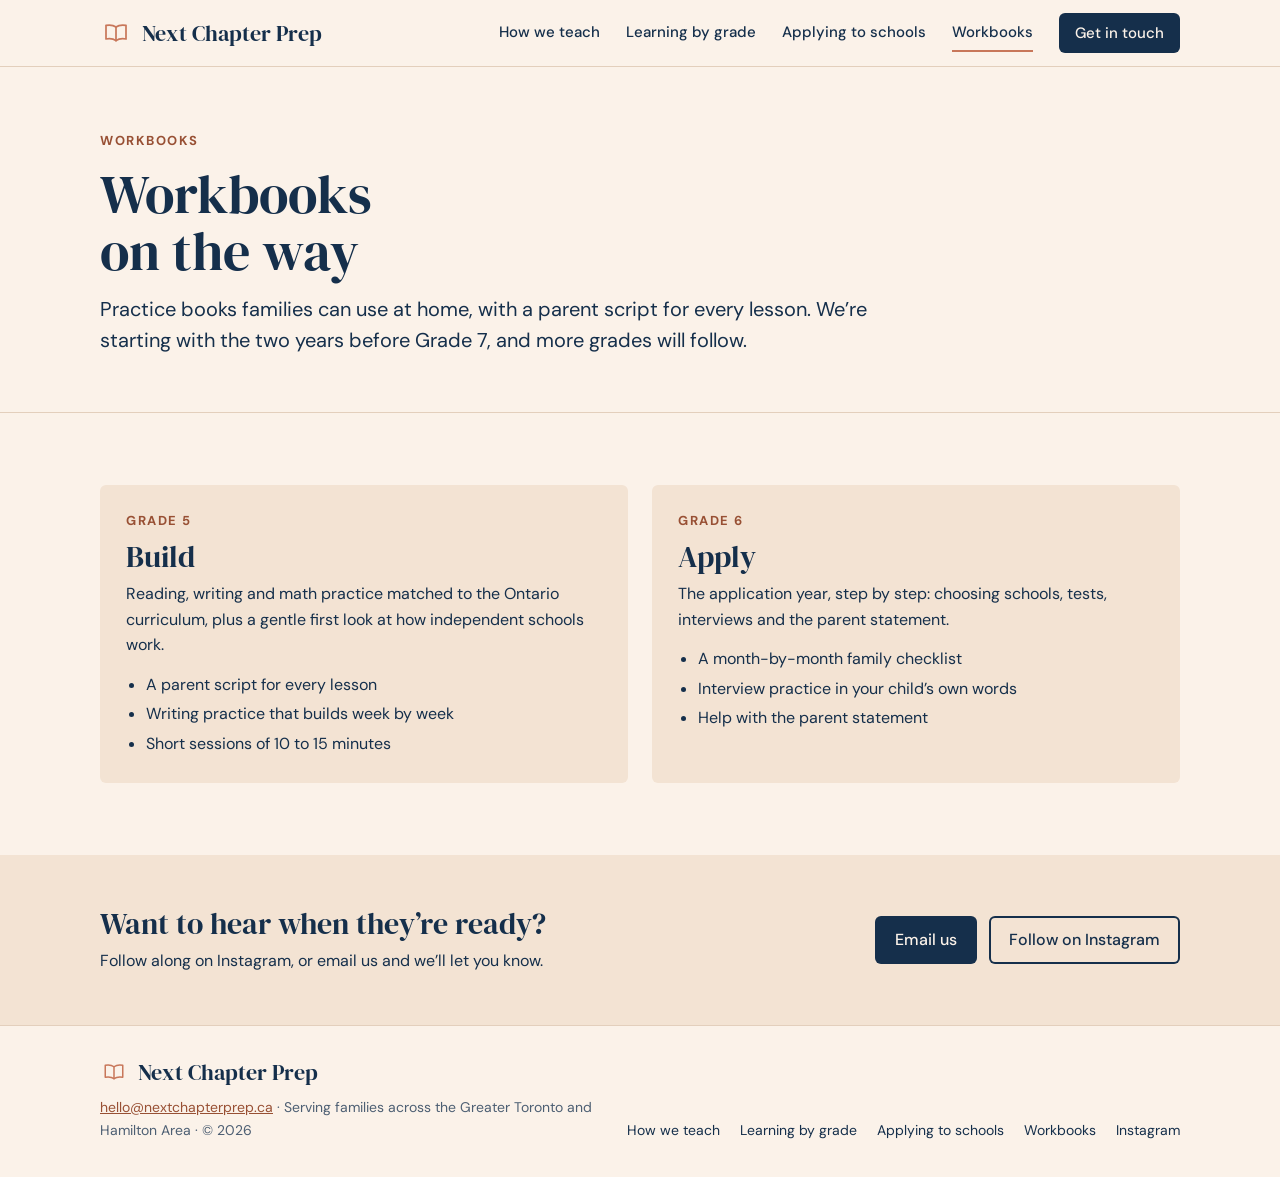
<file: workbooks/index.html>
<!doctype html>
<html lang="en-CA">
<head>
<meta charset="utf-8">
<meta name="viewport" content="width=device-width, initial-scale=1, viewport-fit=cover">
<title>Workbooks · Next Chapter Prep</title>
<meta name="description" content="Practice books for home with a parent script for every lesson, starting with Grade 5 (Build) and Grade 6 (Apply).">
<link rel="canonical" href="https://nextchapterprep.ca/workbooks/">
<meta property="og:type" content="website">
<meta property="og:url" content="https://nextchapterprep.ca/workbooks/">
<meta property="og:title" content="Workbooks · Next Chapter Prep">
<meta property="og:description" content="Practice books for home with a parent script for every lesson, starting with Grade 5 (Build) and Grade 6 (Apply).">
<meta property="og:image" content="https://nextchapterprep.ca/og-image.png">
<meta name="twitter:card" content="summary_large_image">
<meta name="theme-color" content="#fbf2e9">
<link rel="icon" href="/favicon.svg" type="image/svg+xml">
<link rel="apple-touch-icon" href="/apple-touch-icon.png">
<link rel="preconnect" href="https://fonts.googleapis.com">
<link rel="preconnect" href="https://fonts.gstatic.com" crossorigin>
<link rel="stylesheet" href="https://fonts.googleapis.com/css2?family=DM+Sans:opsz,wght@9..40,400;9..40,500;9..40,700&amp;family=DM+Serif+Display&amp;display=swap">
<link rel="stylesheet" href="/assets/site.css">
</head>
<body>
<a class="skip" href="#main">Skip to content</a>
<header class="hd">
  <div class="w">
    <a class="brand" href="/" aria-label="Next Chapter Prep home"><svg viewBox="0 0 48 48" aria-hidden="true"><g class="art" style="stroke-width:2.6"><path d="M24 15 C20 12 15 11.5 9 12.5 L9 33 C15 32 20 32.5 24 35.5 C28 32.5 33 32 39 33 L39 12.5 C33 11.5 28 12 24 15 Z"/><path d="M24 15 L24 35.5"/></g></svg><span>Next Chapter Prep</span></a>
    <nav class="nav" aria-label="Main">
        <a href="/how-we-teach/">How we teach</a>
        <a href="/learning-by-grade/">Learning by grade</a>
        <a href="/applying-to-schools/">Applying to schools</a>
        <a href="/workbooks/" aria-current="page">Workbooks</a>
        <a class="btn small" href="mailto:hello@nextchapterprep.ca">Get in touch</a>
    </nav>
    <button class="menu-btn" id="menu-btn" aria-label="Open menu" aria-expanded="false" aria-controls="menu-panel">
      <svg class="i-open" viewBox="0 0 24 24" aria-hidden="true"><g fill="none" stroke="#152f4b" stroke-width="2" stroke-linecap="round"><path d="M4 7 H20"/><path d="M4 12 H20"/><path d="M4 17 H20"/></g></svg>
      <svg class="i-close" viewBox="0 0 24 24" aria-hidden="true" hidden><g fill="none" stroke="#152f4b" stroke-width="2" stroke-linecap="round"><path d="M6 6 L18 18"/><path d="M18 6 L6 18"/></g></svg>
    </button>
  </div>
  <nav class="menu-panel" id="menu-panel" aria-label="Menu" hidden>
      <a href="/">Home</a>
      <a href="/how-we-teach/">How we teach</a>
      <a href="/learning-by-grade/">Learning by grade</a>
      <a href="/applying-to-schools/">Applying to schools</a>
      <a href="/workbooks/" aria-current="page">Workbooks</a>
      <a class="btn" href="mailto:hello@nextchapterprep.ca">Get in touch</a>
  </nav>
</header>

<main id="main">
<section class="intro" aria-labelledby="page-title">
  <div class="w">
    <span class="eyebrow">Workbooks</span>
    <h1 id="page-title">Workbooks on the way</h1>
    <p class="lead">Practice books families can use at home, with a parent script for every lesson. We’re starting with the two years before Grade 7, and more grades will follow.</p>
  </div>
</section>

<section class="sec" aria-label="Workbooks">
  <div class="w">
    <div class="books">
      <div class="book">
        <span class="eyebrow">Grade 5</span>
        <h2>Build</h2>
        <p>Reading, writing and math practice matched to the Ontario curriculum, plus a gentle first look at how independent schools work.</p>
        <ul><li>A parent script for every lesson</li><li>Writing practice that builds week by week</li><li>Short sessions of 10 to 15 minutes</li></ul>
      </div>
      <div class="book">
        <span class="eyebrow">Grade 6</span>
        <h2>Apply</h2>
        <p>The application year, step by step: choosing schools, tests, interviews and the parent statement.</p>
        <ul><li>A month-by-month family checklist</li><li>Interview practice in your child’s own words</li><li>Help with the parent statement</li></ul>
      </div>
    </div>
  </div>
</section>

<section class="next" aria-labelledby="next-title">
  <div class="w">
    <div><h2 id="next-title">Want to hear when they’re ready?</h2><p>Follow along on Instagram, or email us and we’ll let you know.</p></div>
    <div class="actions" style="margin-top:0"><a class="btn" href="mailto:hello@nextchapterprep.ca">Email us</a><a class="btn quiet" href="https://www.instagram.com/nextchapterprep.ca/" rel="noopener">Follow on Instagram</a></div>
  </div>
</section>
</main>

<footer class="ft">
  <div class="w">
    <div style="display:grid;gap:10px">
      <span class="ft-name"><svg viewBox="0 0 48 48" aria-hidden="true"><g class="art" style="stroke-width:2.6"><path d="M24 15 C20 12 15 11.5 9 12.5 L9 33 C15 32 20 32.5 24 35.5 C28 32.5 33 32 39 33 L39 12.5 C33 11.5 28 12 24 15 Z"/><path d="M24 15 L24 35.5"/></g></svg>Next Chapter Prep</span>
      <span><a href="mailto:hello@nextchapterprep.ca">hello@nextchapterprep.ca</a> · Serving families across the Greater Toronto and Hamilton Area · © 2026</span>
    </div>
    <nav class="ft-links" aria-label="Footer">
        <a href="/how-we-teach/">How we teach</a>
        <a href="/learning-by-grade/">Learning by grade</a>
        <a href="/applying-to-schools/">Applying to schools</a>
        <a href="/workbooks/">Workbooks</a>
        <a href="https://www.instagram.com/nextchapterprep.ca/" rel="noopener">Instagram</a>
    </nav>
  </div>
</footer>
<div class="dock" aria-label="Contact">
  <a class="btn" href="mailto:hello@nextchapterprep.ca">Email us</a>
  <a class="btn quiet" href="https://www.instagram.com/nextchapterprep.ca/" rel="noopener">Instagram</a>
</div>
<script src="/assets/site.js" defer></script>
</body>
</html>
</file>
<file: assets/site.css>
/* Next Chapter Prep: paper ground, ink type, one clay accent, single-weight line art. */
:root {
  --paper: #fbf2e9;
  --sand: #f3e3d3;
  --line: #e3cfbc;
  --ink: #152f4b;
  --ink-soft: #4d5f73;
  --clay: #c8775a;
  --clay-deep: #985034;
  --serif: "DM Serif Display", Georgia, "Times New Roman", serif;
  --sans: "DM Sans", "Helvetica Neue", Arial, sans-serif;
  color-scheme: light;
}
* { box-sizing: border-box; }
[hidden] { display: none !important; }
html { -webkit-text-size-adjust: 100%; }
body { margin: 0; background: var(--paper); color: var(--ink); font: 400 16px/1.6 var(--sans); }
img, svg { max-width: 100%; }
a { color: var(--clay-deep); }
a:hover { color: var(--ink); }
:focus-visible { outline: 3px solid var(--ink); outline-offset: 3px; }
h1, h2, h3 { font-family: var(--serif); font-weight: 400; color: var(--ink); margin: 0; text-wrap: balance; }
p { margin: 0; }
.skip { position: absolute; left: -9999px; top: 8px; background: var(--ink); color: var(--paper); padding: 8px 12px; border-radius: 6px; z-index: 100; }
.skip:focus { left: 8px; }

.w {
  width: 100%; max-width: 1120px; margin: 0 auto;
  padding-left: max(20px, env(safe-area-inset-left, 0px));
  padding-right: max(20px, env(safe-area-inset-right, 0px));
}
.art { fill: none; stroke: var(--clay); stroke-width: 2.5; stroke-linecap: round; stroke-linejoin: round; }

/* Buttons */
.btn {
  display: inline-flex; align-items: center; justify-content: center; gap: 8px; min-height: 48px; padding: 0 20px;
  border-radius: 6px; border: 0; font: 500 16px/1 var(--sans); text-decoration: none; cursor: pointer;
  background: var(--ink); color: var(--paper);
}
.btn:hover { background: #0e2238; color: var(--paper); }
.btn.quiet { background: transparent; color: var(--ink); box-shadow: inset 0 0 0 2px var(--ink); }
.btn.quiet:hover { background: var(--sand); color: var(--ink); }
.btn.small { min-height: 40px; padding: 0 16px; font-size: 15px; }
.actions { display: flex; flex-wrap: wrap; gap: 12px; margin-top: 24px; }

.eyebrow { display: block; font-size: 13px; font-weight: 700; letter-spacing: 1.5px; text-transform: uppercase; color: var(--clay-deep); }
.rule { width: 60px; height: 3px; background: var(--clay); }
.lead { font-size: 18px; line-height: 1.55; }

/* Announcement strip */
.strip { background: var(--sand); font-size: 14px; text-align: center; padding: 9px 20px; }
.strip a { font-weight: 500; }

/* Header */
.hd { position: sticky; top: 0; z-index: 20; background: var(--paper); border-bottom: 1px solid var(--line); }
.hd .w { display: flex; align-items: center; justify-content: space-between; gap: 16px; min-height: 66px; }
.brand { display: flex; align-items: center; gap: 10px; text-decoration: none; color: var(--ink); }
.brand svg { width: 32px; height: 32px; flex: none; }
.brand span { font: 400 22px/1 var(--serif); white-space: nowrap; }
.nav { display: none; align-items: center; gap: 26px; }
.nav a:not(.btn) { color: var(--ink); text-decoration: none; font-size: 15px; font-weight: 500; padding: 6px 0; border-bottom: 2px solid transparent; }
.nav a:not(.btn):hover { border-bottom-color: var(--line); }
.nav a[aria-current="page"] { border-bottom-color: var(--clay); }
.menu-btn { width: 46px; height: 46px; display: inline-flex; align-items: center; justify-content: center; border: 0; background: transparent; border-radius: 6px; cursor: pointer; margin-right: -10px; }
.menu-btn svg { width: 26px; height: 26px; }
.menu-panel {
  position: absolute; top: 100%; left: 0; right: 0; background: var(--paper); border-bottom: 1px solid var(--line);
  box-shadow: 0 14px 28px rgba(21, 47, 75, 0.12); display: grid;
  padding: 6px max(20px, env(safe-area-inset-right, 0px)) 20px max(20px, env(safe-area-inset-left, 0px));
}
.menu-panel a:not(.btn) { color: var(--ink); text-decoration: none; font: 400 20px/1.2 var(--serif); padding: 15px 0; border-bottom: 1px solid var(--line); }
.menu-panel a[aria-current="page"] { color: var(--clay-deep); }
.menu-panel .btn { margin-top: 16px; }

/* Hero */
.hero .w { display: grid; gap: 28px; padding-block: 36px 44px; }
.hero h1 { font-size: 40px; line-height: 1.04; letter-spacing: -0.3px; }
.hero .rule { margin: 22px 0 18px; }
.hero-art { width: 100%; max-width: 440px; height: auto; display: block; }
.draw path { stroke-dasharray: 1200; stroke-dashoffset: 1200; animation: draw 2.2s ease-out 0.2s forwards; }
@keyframes draw { to { stroke-dashoffset: 0; } }

/* Page intro (inner pages) */
.intro { border-bottom: 1px solid var(--line); }
.intro .w { display: grid; gap: 14px; padding-block: 36px 40px; }
.intro h1 { font-size: 38px; line-height: 1.06; max-width: 18ch; }
.intro .lead { max-width: 60ch; }

/* Sections */
.sec { padding-block: 48px; }
.sec.sand { background: var(--sand); }
.sec-head { display: flex; flex-direction: column; gap: 12px; margin-bottom: 28px; max-width: 660px; }
.sec-head h2 { font-size: 32px; line-height: 1.08; }
.split { display: grid; gap: 32px; }

/* Link cards */
.cards { display: grid; gap: 14px; }
.card {
  display: grid; grid-template-columns: 46px minmax(0, 1fr) 20px; gap: 16px; align-items: center;
  background: var(--paper); border: 1px solid var(--paper); border-radius: 6px; padding: 20px; text-decoration: none; color: var(--ink);
  transition: border-color 0.15s;
}
.card:hover { border-color: var(--clay); color: var(--ink); }
.card .ic { width: 46px; height: 46px; }
.card h3 { font-size: 23px; line-height: 1.15; margin-bottom: 4px; }
.card p { font-size: 15px; }
.chev { width: 20px; height: 20px; fill: none; stroke: var(--clay-deep); stroke-width: 2; stroke-linecap: round; stroke-linejoin: round; }

/* Parent script card */
.script { background: var(--sand); border-radius: 6px; padding: 24px; display: flex; flex-direction: column; gap: 16px; margin: 0; }
.sec.sand .script { background: var(--paper); }
.script-title { font: 400 24px/1.2 var(--serif); }
.script ol { list-style: none; margin: 0; padding: 0; display: flex; flex-direction: column; gap: 14px; }
.script li { display: grid; gap: 2px; }
.script .step { font-size: 13px; font-weight: 700; letter-spacing: 1.2px; text-transform: uppercase; color: var(--clay-deep); }
.script q { quotes: "\201C" "\201D"; font-style: italic; }
.script .stuck { border-top: 2px solid var(--line); padding-top: 14px; font-size: 15px; }

/* Lists */
.points { list-style: none; margin: 0; padding: 0; display: grid; gap: 14px; }
.points li { padding-left: 28px; position: relative; }
.points li::before { content: ""; position: absolute; left: 0; top: 0.75em; width: 14px; height: 2px; background: var(--clay); }

/* Stages */
.stages { display: grid; gap: 20px; }
.stage { background: var(--paper); border-radius: 6px; padding: 24px; display: grid; gap: 10px; align-content: start; border-top: 3px solid var(--clay); }
.stage h2, .stage h3 { font-size: 27px; line-height: 1.12; }
.stage ul { margin: 0; padding-left: 20px; display: grid; gap: 4px; }

/* Timeline */
.tl { list-style: none; margin: 0; padding: 0; display: grid; gap: 26px; counter-reset: s; }
.tl li { display: grid; grid-template-columns: 48px minmax(0, 1fr); gap: 14px; counter-increment: s; }
.tl li::before { content: counter(s); font: 400 48px/0.9 var(--serif); color: var(--clay); }
.tl h3 { font-size: 23px; line-height: 1.2; margin: 4px 0 6px; }
.note { margin-top: 26px; font-size: 14px; line-height: 1.5; color: var(--ink-soft); max-width: 62ch; }

/* Topic grid (applying page) */
.topics { display: grid; gap: 28px; }
.topic { display: grid; grid-template-columns: 48px minmax(0, 1fr); gap: 18px; align-items: start; }
.topic svg { width: 48px; height: 48px; }
.topic h3 { font-size: 23px; line-height: 1.15; margin-bottom: 6px; }

/* Workbooks */
.books { display: grid; gap: 18px; }
.book { background: var(--sand); border-radius: 6px; padding: 26px; display: grid; gap: 8px; align-content: start; }
.sec.sand .book { background: var(--paper); }
.book h2, .book h3 { font-size: 30px; line-height: 1.1; }
.book ul { margin: 6px 0 0; padding-left: 20px; display: grid; gap: 4px; }

/* Next-step band at the end of each page */
.next { background: var(--sand); }
.next .w { display: grid; gap: 18px; padding-block: 40px; }
.next h2 { font-size: 30px; line-height: 1.1; }
.next p { margin-top: 8px; }

/* Footer */
.ft { padding-block: 32px 36px; border-top: 1px solid var(--line); font-size: 14px; color: var(--ink-soft); }
.ft .w { display: grid; gap: 18px; }
.ft-name { display: flex; align-items: center; gap: 10px; font: 400 22px/1 var(--serif); color: var(--ink); }
.ft-name svg { width: 28px; height: 28px; }
.ft-links { display: flex; flex-wrap: wrap; gap: 8px 20px; }
.ft-links a { color: var(--ink); text-decoration: none; }
.ft-links a:hover { text-decoration: underline; }

/* Phone contact bar */
.dock {
  position: fixed; left: 0; right: 0; bottom: 0; z-index: 15; background: var(--paper); border-top: 1px solid var(--line);
  display: grid; grid-template-columns: 1fr 1fr; gap: 10px;
  padding: 10px max(14px, env(safe-area-inset-right, 0px)) calc(10px + env(safe-area-inset-bottom, 0px)) max(14px, env(safe-area-inset-left, 0px));
}
.dock .btn { min-height: 46px; font-size: 15px; }
body { padding-bottom: calc(68px + env(safe-area-inset-bottom, 0px)); }

@media (prefers-reduced-motion: reduce) {
  .draw path { animation: none; stroke-dashoffset: 0; }
  .card { transition: none; }
}

/* Desktop */
@media (min-width: 820px) {
  .nav { display: flex; }
  .menu-btn, .menu-panel, .dock { display: none !important; }
  body { padding-bottom: 0; }
  .hero .w { grid-template-columns: minmax(0, 1.1fr) minmax(0, 0.9fr); align-items: end; gap: 56px; padding-block: 64px 72px; }
  .hero h1 { font-size: 60px; }
  .lead { font-size: 20px; max-width: 36ch; }
  .intro .w { padding-block: 64px 56px; }
  .intro h1 { font-size: 54px; }
  .intro .lead { max-width: 60ch; }
  .sec { padding-block: 72px; }
  .sec-head h2 { font-size: 42px; }
  .split { grid-template-columns: minmax(0, 1fr) minmax(0, 1fr); gap: 56px; align-items: start; }
  .cards { grid-template-columns: repeat(2, minmax(0, 1fr)); gap: 20px; }
  .stages { grid-template-columns: repeat(3, minmax(0, 1fr)); gap: 24px; }
  .topics, .books { grid-template-columns: repeat(2, minmax(0, 1fr)); gap: 36px 48px; }
  .books { gap: 24px; }
  .next .w { grid-template-columns: minmax(0, 1fr) auto; align-items: center; padding-block: 52px; }
  .ft .w { grid-template-columns: minmax(0, 1fr) auto; align-items: end; }
}

/* Separate a sand section from the sand next-step band that follows it */
.sec.sand + .next { border-top: 1px solid var(--line); }
</file>
